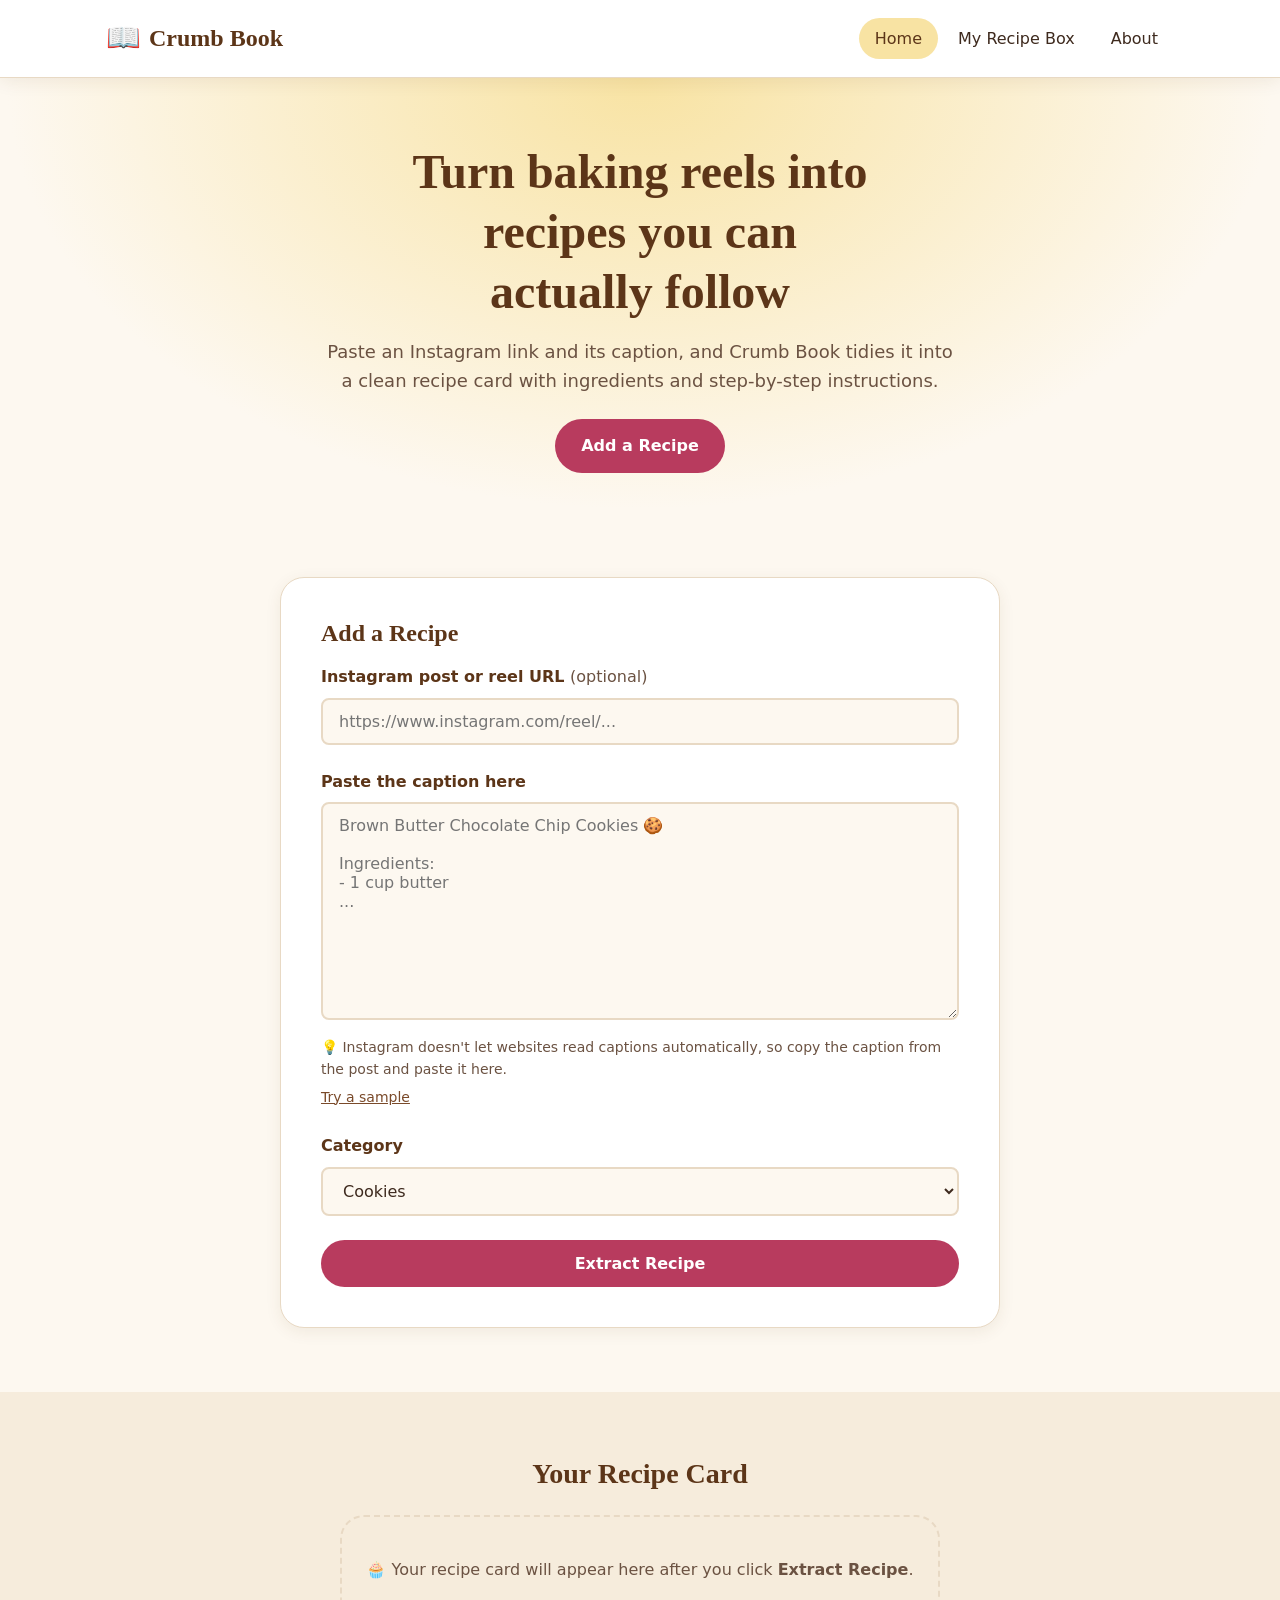
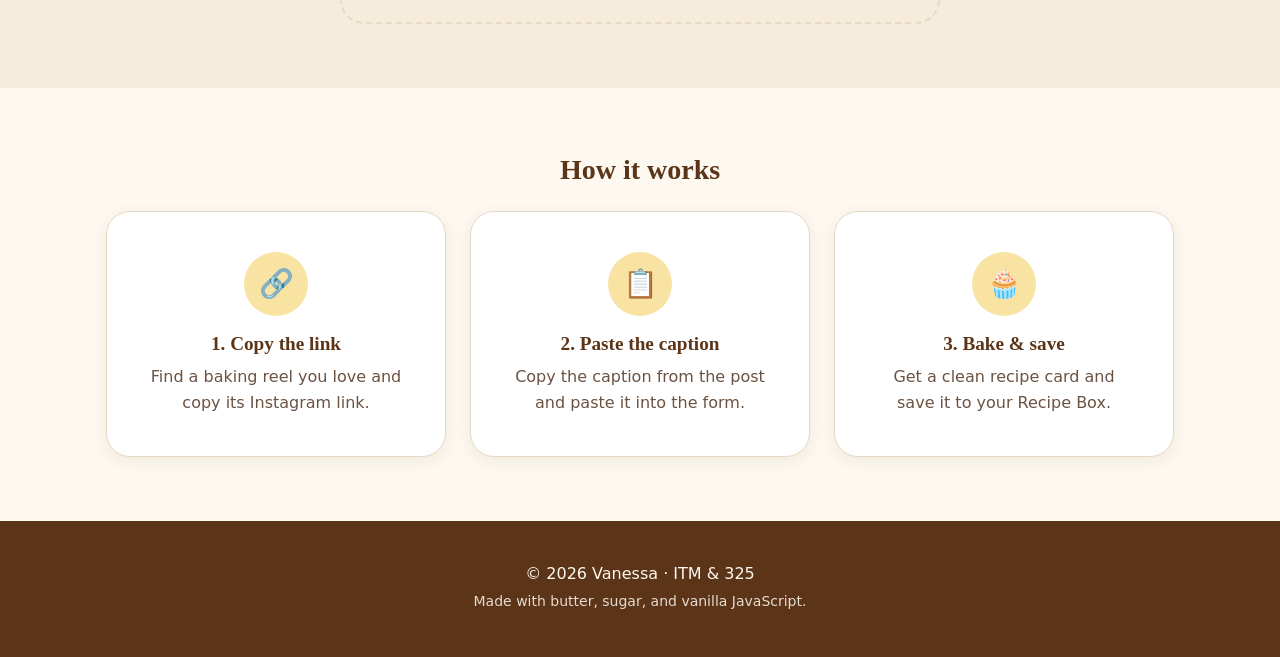
<file: baking-recipes/index.html>
<!DOCTYPE html>
<html lang="en">
<head>
  <meta charset="UTF-8">
  <meta name="viewport" content="width=device-width, initial-scale=1.0">
  <meta name="description" content="Turn Instagram baking reels into clean, easy-to-follow recipe cards.">
  <title>Crumb Book | Baking Reels to Recipes</title>
  <link rel="stylesheet" href="css/styles.css">
</head>
<body>

  <!-- Skip link: lets keyboard users jump past the nav straight to the content -->
  <a class="skip-link" href="#main">Skip to main content</a>

  <!-- ============ HEADER / NAV ============ -->
  <header class="site-header">
    <div class="container header-inner">
      <a class="logo" href="index.html">
        <span class="logo-icon" aria-hidden="true">📖</span>
        Crumb Book
      </a>

      <nav aria-label="Main navigation">
        <ul class="nav-links">
          <li><a href="index.html" aria-current="page">Home</a></li>
          <li><a href="recipes.html">My Recipe Box</a></li>
          <li><a href="about.html">About</a></li>
        </ul>
      </nav>
    </div>
  </header>

  <main id="main">

    <!-- ============ HERO ============ -->
    <section class="hero">
      <div class="container">
        <h1>Turn baking reels into recipes you can actually follow</h1>
        <p class="hero-text">
          Paste an Instagram link and its caption, and Crumb Book tidies it into a
          clean recipe card with ingredients and step-by-step instructions.
        </p>
        <a class="btn btn-primary" href="#add-recipe">Add a Recipe</a>
      </div>
    </section>

    <!-- ============ ADD A RECIPE FORM ============ -->
    <section class="section" id="add-recipe" aria-labelledby="add-recipe-heading">
      <div class="container">
        <div class="card form-card">
          <h2 id="add-recipe-heading">Add a Recipe</h2>

          <!-- novalidate: we show our own friendly error messages instead of the browser's pop-ups -->
          <form class="recipe-form" id="recipe-form" novalidate>

            <div class="form-group">
              <label for="post-url">Instagram post or reel URL <span class="optional">(optional)</span></label>
              <input type="url" id="post-url" name="post-url"
                     placeholder="https://www.instagram.com/reel/..."
                     aria-describedby="post-url-error">
              <!-- Error message, filled in by main.js when the link is invalid -->
              <p class="field-error" id="post-url-error" hidden></p>
            </div>

            <div class="form-group">
              <label for="caption">Paste the caption here</label>
              <textarea id="caption" name="caption" rows="10"
                        aria-describedby="caption-error caption-help"
                        placeholder="Brown Butter Chocolate Chip Cookies 🍪&#10;&#10;Ingredients:&#10;- 1 cup butter&#10;..."></textarea>
              <p class="field-error" id="caption-error" hidden></p>
              <p class="helper-text" id="caption-help">
                <span aria-hidden="true">💡</span>
                Instagram doesn't let websites read captions automatically, so copy the
                caption from the post and paste it here.
              </p>
              <!-- Developer helper: fills the caption box with a test caption -->
              <button type="button" class="link-button" id="try-sample">Try a sample</button>
            </div>

            <div class="form-group">
              <label for="category">Category</label>
              <!-- Options are added by main.js from RECIPE_CATEGORIES in storage.js -->
              <select id="category" name="category"></select>
            </div>

            <button type="submit" class="btn btn-primary btn-block">Extract Recipe</button>
          </form>
        </div>
      </div>
    </section>

    <!-- ============ RECIPE PREVIEW CARD ============ -->
    <!-- Everything inside the card is filled in by main.js after "Extract Recipe" -->
    <section class="section section-alt" id="preview" aria-labelledby="preview-heading">
      <div class="container">
        <!-- tabindex="-1" lets main.js move focus here after extracting -->
        <h2 id="preview-heading" class="section-title" tabindex="-1">Your Recipe Card</h2>

        <!-- Shown before any recipe has been extracted -->
        <p class="preview-empty" id="preview-empty">
          <span aria-hidden="true">🧁</span>
          Your recipe card will appear here after you click <strong>Extract Recipe</strong>.
        </p>

        <!-- Success / error messages after saving -->
        <div class="status-message" id="save-status" role="status" hidden></div>

        <article class="card recipe-card" id="recipe-card" hidden>

          <!-- Card top: title, tag, links, Instagram box -->
          <div class="recipe-header">
            <div class="recipe-meta">
              <span class="tag" id="recipe-category"></span>

              <label class="visually-hidden" for="recipe-title">Recipe title</label>
              <!-- A textarea (not an input) so long titles wrap on phones -->
              <textarea class="title-input" id="recipe-title" rows="1" maxlength="120"></textarea>
              <p class="recipe-source" id="recipe-source"></p>

              <div class="recipe-actions">
                <a class="btn btn-secondary" id="recipe-link" href="#" target="_blank" rel="noopener" hidden>
                  <span id="recipe-link-label">Full recipe</span> <span aria-hidden="true">→</span>
                </a>
                <!-- Only shown when no recipe was found (the embed area below is hidden then) -->
                <a class="btn btn-secondary" id="header-instagram-link" href="#" target="_blank" rel="noopener" hidden>
                  View on Instagram
                </a>
              </div>

              <!-- Shown when the caption says "link in bio" but has no actual link -->
              <p class="bio-note" id="bio-note" hidden>
                <span aria-hidden="true">🔗</span>
                The creator says the recipe is in their bio — open their profile to find it.
              </p>
            </div>
          </div>

          <!-- Shown instead of the recipe body when nothing was found -->
          <p class="not-found" id="not-found" hidden>
            <span aria-hidden="true">🔍</span>
            We couldn't find a recipe in this caption. Check the comments or the creator's link,
            then paste the recipe here.
          </p>

          <!-- Units / Servings dropdowns, built by renderRecipeTools() in render.js -->
          <div class="recipe-tools" id="recipe-tools"></div>

          <!-- Two columns on desktop, stacked on mobile.
               With an Instagram post: post | ingredients on desktop, post on top on phones. -->
          <div class="recipe-body" id="recipe-body">
            <!-- Instagram post (click to load), built by renderInstagramEmbed() in render.js -->
            <div class="ig-embed-area" id="post-area" hidden></div>

            <div class="recipe-column recipe-column--ingredients">
              <h4>Ingredients</h4>
              <p class="tag-hint">Wrong list? Click an ingredient's tag to move it.</p>
              <!-- Dry / Wet / Mix-in sub-sections are built by main.js -->
              <div id="ingredient-groups"></div>
            </div>

            <div class="recipe-column recipe-column--instructions">
              <h4>Instructions</h4>
              <!-- Shown when the recipe is scaled (not 1×) -->
              <p class="scale-notice" id="scale-notice" hidden></p>
              <ol class="instruction-list" id="instruction-list"></ol>
            </div>
          </div>

          <div class="notes-section" id="notes-section" hidden>
            <h4>Notes</h4>
            <ul class="notes-list" id="notes-list"></ul>
          </div>

          <div class="recipe-footer" id="recipe-footer">
            <!-- Inline "update instead?" question when the post is already saved -->
            <div class="confirm-box" id="duplicate-confirm" hidden>
              <p id="duplicate-message"></p>
              <div class="confirm-buttons">
                <button type="button" class="btn btn-primary" id="duplicate-yes">Yes, update it</button>
                <button type="button" class="btn btn-secondary" id="duplicate-no">No, keep the old one</button>
              </div>
            </div>

            <button type="button" class="btn btn-primary" id="save-button">
              <span aria-hidden="true">📥</span> Save to Recipe Box
            </button>
          </div>
        </article>
      </div>
    </section>

    <!-- ============ HOW IT WORKS ============ -->
    <section class="section" aria-labelledby="how-heading">
      <div class="container">
        <h2 id="how-heading" class="section-title">How it works</h2>

        <ol class="steps">
          <li class="step card">
            <span class="step-icon" aria-hidden="true">🔗</span>
            <h3>1. Copy the link</h3>
            <p>Find a baking reel you love and copy its Instagram link.</p>
          </li>
          <li class="step card">
            <span class="step-icon" aria-hidden="true">📋</span>
            <h3>2. Paste the caption</h3>
            <p>Copy the caption from the post and paste it into the form.</p>
          </li>
          <li class="step card">
            <span class="step-icon" aria-hidden="true">🧁</span>
            <h3>3. Bake &amp; save</h3>
            <p>Get a clean recipe card and save it to your Recipe Box.</p>
          </li>
        </ol>
      </div>
    </section>

  </main>

  <!-- ============ FOOTER ============ -->
  <footer class="site-footer">
    <div class="container">
      <!-- TODO: replace with your name and class -->
      <p>&copy; 2026 Vanessa &middot; ITM &amp; 325</p>
      <p class="footer-note">Made with butter, sugar, and vanilla JavaScript.</p>
    </div>
  </footer>

  <!-- These must load first, in this order, because main.js uses their functions -->
  <script src="js/storage.js"></script>
  <script src="js/convert.js"></script>
  <script src="js/render.js"></script>
  <script src="js/main.js"></script>
</body>
</html>
</file>
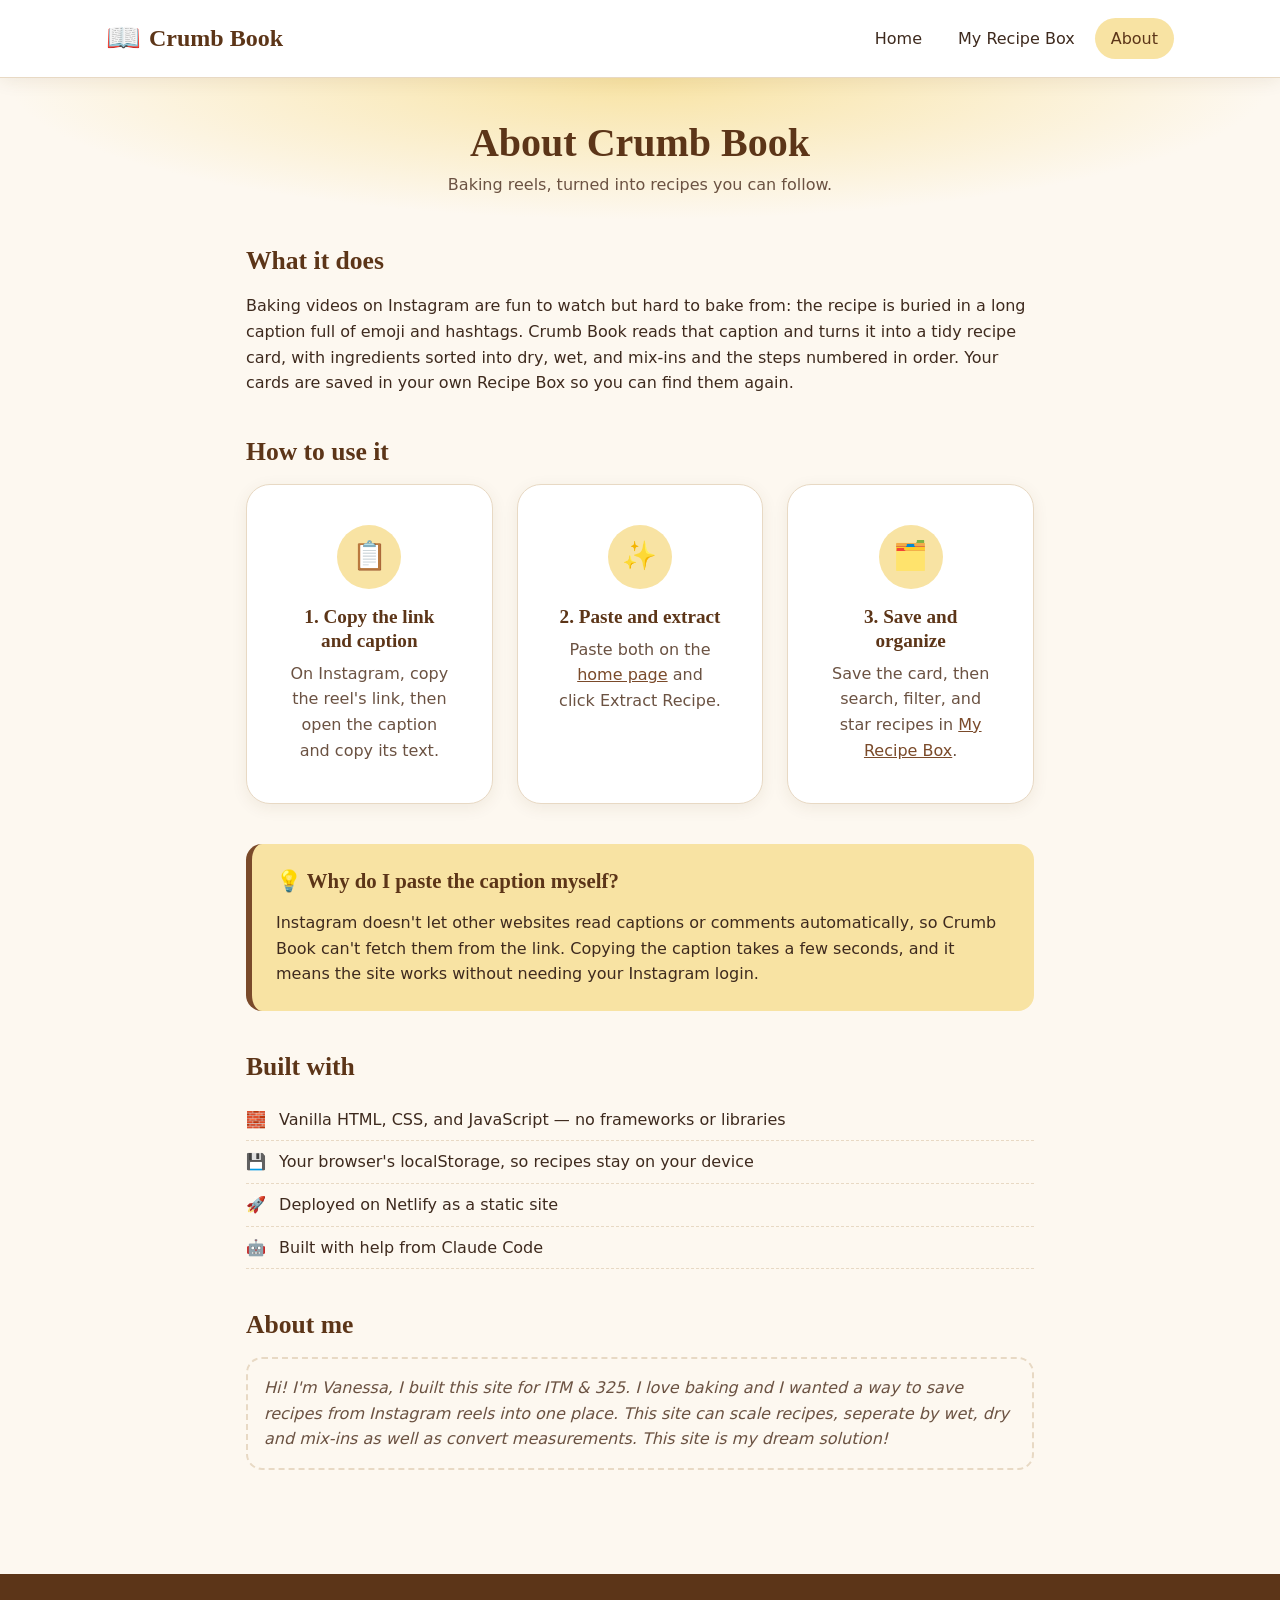
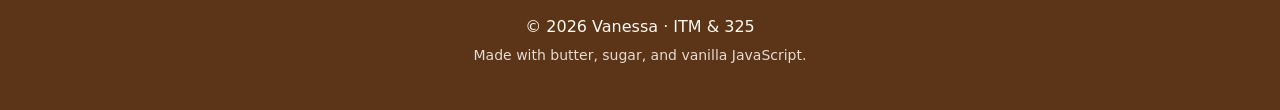
<file: baking-recipes/about.html>
<!DOCTYPE html>
<html lang="en">
<head>
  <meta charset="UTF-8">
  <meta name="viewport" content="width=device-width, initial-scale=1.0">
  <meta name="description" content="About Crumb Book: turn Instagram baking reels into clean recipe cards.">
  <title>About | Crumb Book</title>
  <link rel="stylesheet" href="css/styles.css">
</head>
<body>

  <a class="skip-link" href="#main">Skip to main content</a>

  <!-- ============ HEADER / NAV (same on every page) ============ -->
  <header class="site-header">
    <div class="container header-inner">
      <a class="logo" href="index.html">
        <span class="logo-icon" aria-hidden="true">📖</span>
        Crumb Book
      </a>

      <nav aria-label="Main navigation">
        <ul class="nav-links">
          <li><a href="index.html">Home</a></li>
          <li><a href="recipes.html">My Recipe Box</a></li>
          <li><a href="about.html" aria-current="page">About</a></li>
        </ul>
      </nav>
    </div>
  </header>

  <main id="main">

    <!-- ============ PAGE HEADER ============ -->
    <section class="page-header">
      <div class="container">
        <h1>About Crumb Book</h1>
        <p class="recipe-count">Baking reels, turned into recipes you can follow.</p>
      </div>
    </section>

    <div class="container about-content">

      <!-- ============ WHAT IT DOES ============ -->
      <section class="about-section" aria-labelledby="what-heading">
        <h2 id="what-heading">What it does</h2>
        <p>
          Baking videos on Instagram are fun to watch but hard to bake from: the recipe
          is buried in a long caption full of emoji and hashtags. Crumb Book reads that
          caption and turns it into a tidy recipe card, with ingredients sorted into dry,
          wet, and mix-ins and the steps numbered in order. Your cards are saved in your
          own Recipe Box so you can find them again.
        </p>
      </section>

      <!-- ============ HOW TO USE IT ============ -->
      <section class="about-section" aria-labelledby="how-heading">
        <h2 id="how-heading">How to use it</h2>
        <ol class="steps">
          <li class="step card">
            <span class="step-icon" aria-hidden="true">📋</span>
            <h3>1. Copy the link and caption</h3>
            <p>On Instagram, copy the reel's link, then open the caption and copy its text.</p>
          </li>
          <li class="step card">
            <span class="step-icon" aria-hidden="true">✨</span>
            <h3>2. Paste and extract</h3>
            <p>Paste both on the <a href="index.html">home page</a> and click Extract Recipe.</p>
          </li>
          <li class="step card">
            <span class="step-icon" aria-hidden="true">🗂️</span>
            <h3>3. Save and organize</h3>
            <p>Save the card, then search, filter, and star recipes in <a href="recipes.html">My Recipe Box</a>.</p>
          </li>
        </ol>
      </section>

      <!-- ============ WHY PASTE BY HAND ============ -->
      <section class="about-section callout" aria-labelledby="why-heading">
        <h2 id="why-heading"><span aria-hidden="true">💡</span> Why do I paste the caption myself?</h2>
        <p>
          Instagram doesn't let other websites read captions or comments automatically,
          so Crumb Book can't fetch them from the link. Copying the caption takes a few
          seconds, and it means the site works without needing your Instagram login.
        </p>
      </section>

      <!-- ============ BUILT WITH ============ -->
      <section class="about-section" aria-labelledby="built-heading">
        <h2 id="built-heading">Built with</h2>
        <ul class="built-with">
          <li><span aria-hidden="true">🧱</span> Vanilla HTML, CSS, and JavaScript — no frameworks or libraries</li>
          <li><span aria-hidden="true">💾</span> Your browser's localStorage, so recipes stay on your device</li>
          <li><span aria-hidden="true">🚀</span> Deployed on Netlify as a static site</li>
          <li><span aria-hidden="true">🤖</span> Built with help from Claude Code</li>
        </ul>
      </section>

      <!-- ============ ABOUT ME ============ -->
      <section class="about-section" aria-labelledby="me-heading">
        <h2 id="me-heading">About me</h2>
        <!-- TODO: replace this placeholder with your own introduction -->
        <p class="placeholder-text">
          Hi! I'm Vanessa, I built this site for ITM & 325. I love baking and I wanted a way to save recipes from Instagram reels into one place. This site can scale recipes, seperate by wet, dry and mix-ins as well as convert measurements. This site is my dream solution!
        </p>
      </section>

    </div>
  </main>

  <!-- ============ FOOTER ============ -->
  <footer class="site-footer">
    <div class="container">
      <!-- TODO: replace with your name and class -->
      <p>&copy; 2026 Vanessa &middot; ITM &amp; 325</p>
      <p class="footer-note">Made with butter, sugar, and vanilla JavaScript.</p>
    </div>
  </footer>

</body>
</html>
</file>
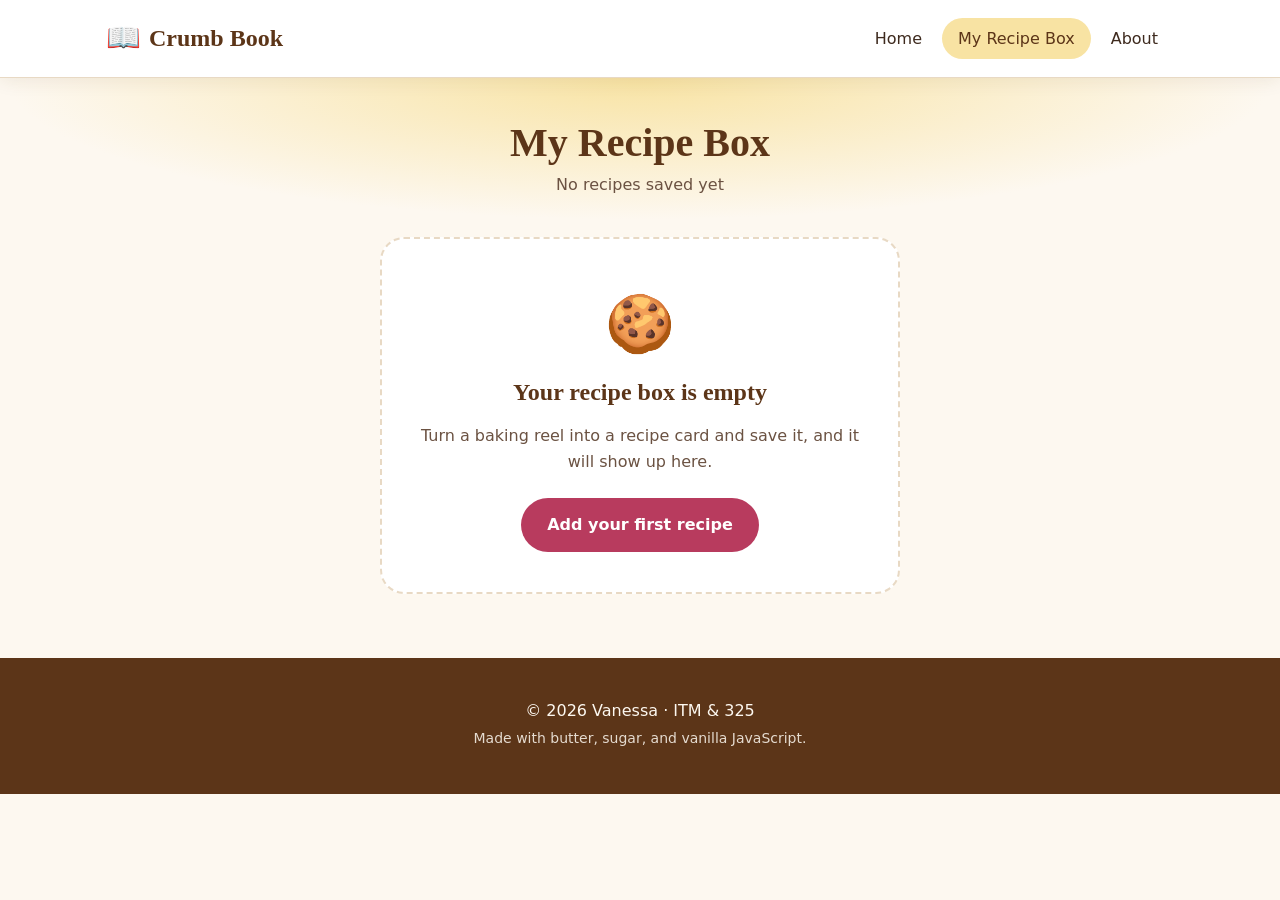
<file: baking-recipes/recipes.html>
<!DOCTYPE html>
<html lang="en">
<head>
  <meta charset="UTF-8">
  <meta name="viewport" content="width=device-width, initial-scale=1.0">
  <meta name="description" content="Your saved baking recipes from Instagram reels.">
  <title>My Recipe Box | Crumb Book</title>
  <link rel="stylesheet" href="css/styles.css">
</head>
<body>

  <a class="skip-link" href="#main">Skip to main content</a>

  <!-- ============ HEADER / NAV (same on every page) ============ -->
  <header class="site-header">
    <div class="container header-inner">
      <a class="logo" href="index.html">
        <span class="logo-icon" aria-hidden="true">📖</span>
        Crumb Book
      </a>

      <nav aria-label="Main navigation">
        <ul class="nav-links">
          <li><a href="index.html">Home</a></li>
          <li><a href="recipes.html" aria-current="page">My Recipe Box</a></li>
          <li><a href="about.html">About</a></li>
        </ul>
      </nav>
    </div>
  </header>

  <main id="main">

    <!-- ============ PAGE HEADER ============ -->
    <section class="page-header">
      <div class="container">
        <h1>My Recipe Box</h1>
        <!-- Filled in by recipes.js, e.g. "12 recipes saved" -->
        <p class="recipe-count" id="recipe-count" aria-live="polite"></p>
      </div>
    </section>

    <section class="section box-section" aria-label="Saved recipes">
      <div class="container">

        <!-- ============ TOOLBAR ============ -->
        <div class="toolbar" id="toolbar">
          <div class="toolbar-row">
            <div class="search-field">
              <label class="visually-hidden" for="search">Search recipes or ingredients</label>
              <span class="search-icon" aria-hidden="true">🔍</span>
              <input type="search" id="search" placeholder="Search recipes or ingredients…" autocomplete="off">
            </div>

            <!-- aria-pressed tells screen readers whether the toggle is on -->
            <button type="button" class="toggle-button" id="favorites-toggle" aria-pressed="false">
              <span aria-hidden="true">★</span> Favorites only
            </button>

            <div class="sort-field">
              <label for="sort">Sort</label>
              <select id="sort">
                <option value="newest">Newest first</option>
                <option value="oldest">Oldest first</option>
                <option value="az">A–Z</option>
              </select>
            </div>
          </div>

          <!-- Category chips are added by recipes.js from RECIPE_CATEGORIES -->
          <div class="chip-list" id="category-chips" role="group" aria-label="Filter by category"></div>
        </div>

        <!-- Short messages like "Couldn't save your favorite" -->
        <p class="box-message" id="box-message" role="status" hidden></p>

        <!-- ============ RECIPE GRID ============ -->
        <!-- Cards are built by recipes.js -->
        <div class="recipe-grid" id="recipe-grid"></div>

        <!-- ============ NO MATCHES (filters hide everything) ============ -->
        <div class="no-results" id="no-results" hidden>
          <span class="empty-icon" aria-hidden="true">🔍</span>
          <p>No recipes match your search.</p>
          <button type="button" class="btn btn-secondary" id="clear-filters">Clear filters</button>
        </div>

        <!-- ============ EMPTY STATE ============ -->
        <div class="empty-state" id="empty-state" hidden>
          <span class="empty-icon" aria-hidden="true">🍪</span>
          <h2>Your recipe box is empty</h2>
          <p>Turn a baking reel into a recipe card and save it, and it will show up here.</p>
          <a class="btn btn-primary" href="index.html">Add your first recipe</a>
        </div>

      </div>
    </section>

  </main>

  <!-- ============ RECIPE DETAIL VIEW ============ -->
  <!-- Native <dialog>: showModal() dims the page, traps keyboard focus inside,
       and closes on Esc for free. recipes.js fills in #dialog-content. -->
  <dialog class="recipe-dialog" id="recipe-dialog" aria-labelledby="dialog-title">
    <button type="button" class="dialog-close" id="dialog-close" aria-label="Close recipe">✕</button>
    <div class="dialog-content" id="dialog-content"></div>
  </dialog>

  <!-- ============ FOOTER ============ -->
  <footer class="site-footer">
    <div class="container">
      <!-- TODO: replace with your name and class -->
      <p>&copy; 2026 Vanessa &middot; ITM &amp; 325</p>
      <p class="footer-note">Made with butter, sugar, and vanilla JavaScript.</p>
    </div>
  </footer>

  <!-- These must load first, in this order, because recipes.js uses their functions -->
  <script src="js/storage.js"></script>
  <script src="js/convert.js"></script>
  <script src="js/render.js"></script>
  <script src="js/recipes.js"></script>
</body>
</html>
</file>
<file: baking-recipes/css/styles.css>
/* ==========================================================================
   Crumb Book — Main Stylesheet
   --------------------------------------------------------------------------
   Table of contents
   1. Theme variables (colors, fonts, spacing)
   2. Base / reset
   3. Layout helpers
   4. Buttons
   5. Header & navigation
   6. Hero
   7. Cards & sections
   8. Add a Recipe form
   9. Recipe preview card
   10. How it works
   11. Footer
   12. Recipe Box page
   13. Recipe detail view (dialog) and edit mode
   14. About page
   15. Units & Servings controls
   16. Instagram post embed
   17. Responsive (tablet & desktop)
   ========================================================================== */


/* ==========================================================================
   1. Theme variables
   Change these to re-theme the whole site.
   ========================================================================== */
:root {
  /* Colors */
  --color-bg: #fdf8f0;           /* cream page background */
  --color-surface: #ffffff;      /* card background */
  --color-surface-alt: #f6ecdc;  /* warm beige for alternating sections */
  --color-text: #3e2a1e;         /* dark chocolate brown — main text */
  --color-text-muted: #6b5242;   /* softer brown for secondary text */
  --color-brown: #7a4a2a;        /* cinnamon brown — headings, links */
  --color-brown-dark: #5c3518;   /* darker brown for hover states */
  --color-accent: #b83b5e;       /* strawberry pink — main buttons */
  --color-accent-dark: #962c4a;  /* darker pink for hover */
  --color-accent-soft: #fbe3e9;  /* light pink for tags */
  --color-butter: #f8e3a3;       /* butter yellow highlights */
  --color-border: #e8d9c4;       /* subtle warm border */
  --color-white: #ffffff;

  /* Ingredient types: light background + darker border/text for each */
  --color-dry-bg: #f8eed6;       /* light wheat */
  --color-dry-border: #dcc187;
  --color-dry-text: #6a4b12;
  --color-wet-bg: #e6f0f7;       /* light blue */
  --color-wet-border: #a9c7dd;
  --color-wet-text: #1f4a6b;
  --color-mixin-bg: #f1e4dc;     /* light cocoa */
  --color-mixin-border: #c9a58f;
  --color-mixin-text: #5e3523;

  /* Messages */
  --color-error: #a3242f;
  --color-success-bg: #e5f2e3;
  --color-success-text: #285a22;
  --color-error-bg: #fbe6e7;

  /* Fonts (system fonts only — nothing to download) */
  --font-body: system-ui, -apple-system, "Segoe UI", Roboto, "Helvetica Neue", Arial, sans-serif;
  --font-heading: Georgia, "Times New Roman", serif;

  /* Spacing scale */
  --space-xs: 0.25rem;
  --space-sm: 0.5rem;
  --space-md: 1rem;
  --space-lg: 1.5rem;
  --space-xl: 2.5rem;
  --space-2xl: 4rem;

  /* Shapes & shadows */
  --radius-sm: 8px;
  --radius-md: 16px;
  --radius-lg: 24px;
  --radius-pill: 999px;
  --shadow-soft: 0 4px 16px rgba(94, 58, 30, 0.08);
  --shadow-lift: 0 8px 24px rgba(94, 58, 30, 0.14);

  /* Layout */
  --max-width: 1100px;

  /* Instagram embed size (adjust here if posts look cut off or have extra space) */
  --ig-embed-max-width: 540px;
  --ig-embed-height-post: 650px;
  --ig-embed-height-reel: 750px;
}


/* ==========================================================================
   2. Base / reset
   ========================================================================== */
*,
*::before,
*::after {
  box-sizing: border-box;
}

body {
  margin: 0;
  font-family: var(--font-body);
  font-size: 1rem;
  line-height: 1.6;
  color: var(--color-text);
  background-color: var(--color-bg);
}

h1, h2, h3, h4 {
  font-family: var(--font-heading);
  color: var(--color-brown-dark);
  line-height: 1.25;
  margin: 0 0 var(--space-md);
}

p {
  margin: 0 0 var(--space-md);
}

a {
  color: var(--color-brown);
}

img {
  max-width: 100%;
  display: block;
}

/* The "hidden" attribute must always win, even over classes that set
   display (like .btn or .recipe-body). JavaScript relies on this. */
[hidden] {
  display: none !important;
}

/* Keeps headings from hiding under the sticky header when scrolled to */
section,
h2 {
  scroll-margin-top: 90px;
}

/* Hidden on screen but still read by screen readers */
.visually-hidden {
  position: absolute;
  width: 1px;
  height: 1px;
  padding: 0;
  margin: -1px;
  overflow: hidden;
  clip: rect(0, 0, 0, 0);
  white-space: nowrap;
  border: 0;
}

/* Visible focus outline for keyboard users */
:focus-visible {
  outline: 3px solid var(--color-accent);
  outline-offset: 3px;
}

/* Hidden until focused with the keyboard */
.skip-link {
  position: absolute;
  left: var(--space-md);
  top: -100px;
  padding: var(--space-sm) var(--space-md);
  background: var(--color-brown-dark);
  color: var(--color-white);
  border-radius: var(--radius-sm);
  z-index: 100;
}

.skip-link:focus {
  top: var(--space-md);
}


/* ==========================================================================
   3. Layout helpers
   ========================================================================== */
.container {
  width: 100%;
  max-width: var(--max-width);
  margin: 0 auto;
  padding: 0 var(--space-md);
}

.section {
  padding: var(--space-xl) 0;
}

/* Alternating warm background for visual rhythm */
.section-alt {
  background-color: var(--color-surface-alt);
}

.section-title {
  text-align: center;
  font-size: 1.75rem;
  margin-bottom: var(--space-lg);
}


/* ==========================================================================
   4. Buttons
   ========================================================================== */
.btn {
  display: inline-flex;
  align-items: center;
  justify-content: center;
  gap: var(--space-sm);
  padding: 0.75rem 1.5rem;
  font-family: inherit;
  font-size: 1rem;
  font-weight: 600;
  text-decoration: none;
  border: 2px solid transparent;
  border-radius: var(--radius-pill);
  cursor: pointer;
  transition: background-color 0.2s ease, transform 0.2s ease, box-shadow 0.2s ease;
}

.btn:hover {
  transform: translateY(-1px);
  box-shadow: var(--shadow-soft);
}

/* Main call-to-action: strawberry pink */
.btn-primary {
  background-color: var(--color-accent);
  color: var(--color-white);
}

.btn-primary:hover {
  background-color: var(--color-accent-dark);
}

/* Secondary: outlined brown */
.btn-secondary {
  background-color: transparent;
  color: var(--color-brown-dark);
  border-color: var(--color-brown);
}

.btn-secondary:hover {
  background-color: var(--color-butter);
}

/* Full-width button */
.btn-block {
  width: 100%;
}


/* ==========================================================================
   5. Header & navigation
   ========================================================================== */
.site-header {
  background-color: var(--color-surface);
  border-bottom: 1px solid var(--color-border);
  box-shadow: var(--shadow-soft);
  position: sticky;
  top: 0;
  z-index: 10;
}

.header-inner {
  display: flex;
  flex-wrap: wrap;
  align-items: center;
  justify-content: space-between;
  gap: var(--space-sm);
  padding-top: var(--space-md);
  padding-bottom: var(--space-md);
}

.logo {
  display: flex;
  align-items: center;
  gap: var(--space-sm);
  font-family: var(--font-heading);
  font-size: 1.5rem;
  font-weight: 700;
  color: var(--color-brown-dark);
  text-decoration: none;
}

.logo-icon {
  font-size: 1.75rem;
}

.nav-links {
  display: flex;
  flex-wrap: wrap;
  gap: var(--space-xs);
  list-style: none;
  margin: 0;
  padding: 0;
}

.nav-links a {
  display: block;
  padding: var(--space-sm) var(--space-md);
  border-radius: var(--radius-pill);
  color: var(--color-text);
  font-weight: 500;
  text-decoration: none;
  transition: background-color 0.2s ease;
}

.nav-links a:hover {
  background-color: var(--color-surface-alt);
}

/* Highlights the page you're currently on */
.nav-links a[aria-current="page"] {
  background-color: var(--color-butter);
  color: var(--color-brown-dark);
}


/* ==========================================================================
   6. Hero
   ========================================================================== */
.hero {
  text-align: center;
  padding: var(--space-2xl) 0 var(--space-xl);
  /* Soft butter-to-cream glow behind the headline */
  background: radial-gradient(ellipse at top, var(--color-butter) 0%, var(--color-bg) 70%);
}

.hero h1 {
  font-size: 2rem;
  max-width: 20ch;
  margin: 0 auto var(--space-md);
}

.hero-text {
  font-size: 1.125rem;
  color: var(--color-text-muted);
  max-width: 55ch;
  margin: 0 auto var(--space-lg);
}


/* ==========================================================================
   7. Cards (shared look for form, recipe, and steps)
   ========================================================================== */
.card {
  background-color: var(--color-surface);
  border: 1px solid var(--color-border);
  border-radius: var(--radius-lg);
  box-shadow: var(--shadow-soft);
  padding: var(--space-lg);
}


/* ==========================================================================
   8. Add a Recipe form
   ========================================================================== */
.form-card {
  max-width: 720px;
  margin: 0 auto;
}

.form-group {
  margin-bottom: var(--space-lg);
}

.form-group label {
  display: block;
  font-weight: 600;
  margin-bottom: var(--space-sm);
  color: var(--color-brown-dark);
}

/* Shared styling for all text fields and the dropdown */
.form-group input,
.form-group textarea,
.form-group select {
  width: 100%;
  padding: 0.75rem var(--space-md);
  font-family: inherit;
  font-size: 1rem;
  color: var(--color-text);
  background-color: var(--color-bg);
  border: 2px solid var(--color-border);
  border-radius: var(--radius-sm);
  transition: border-color 0.2s ease, background-color 0.2s ease;
}

.form-group input:focus,
.form-group textarea:focus,
.form-group select:focus {
  border-color: var(--color-brown);
  background-color: var(--color-surface);
  outline: none;
}

.form-group textarea {
  resize: vertical;
  min-height: 200px;
}

.helper-text {
  font-size: 0.875rem;
  color: var(--color-text-muted);
  margin: var(--space-sm) 0 0;
}

.optional {
  font-weight: 400;
  color: var(--color-text-muted);
}

/* Inline error under a field */
.field-error {
  font-size: 0.9rem;
  font-weight: 600;
  color: var(--color-error);
  margin: var(--space-sm) 0 0;
}

.field-error::before {
  content: "⚠ ";
}

.form-group [aria-invalid="true"] {
  border-color: var(--color-error);
}

/* Small text-style button ("Try a sample") */
.link-button {
  margin-top: var(--space-sm);
  padding: 0;
  font-family: inherit;
  font-size: 0.875rem;
  color: var(--color-brown);
  background: none;
  border: none;
  text-decoration: underline;
  cursor: pointer;
}

.link-button:hover {
  color: var(--color-accent-dark);
}


/* ==========================================================================
   9. Recipe preview card
   ========================================================================== */
.recipe-card {
  max-width: 960px;
  margin: 0 auto;
  padding: 0;            /* inner sections handle their own padding */
  overflow: hidden;      /* keeps the rounded corners clean */
}

/* --- Top area: title, tag, link, and post placeholder --- */
.recipe-header {
  display: flex;
  flex-direction: column;
  gap: var(--space-lg);
  padding: var(--space-lg);
  border-bottom: 1px dashed var(--color-border);
}

.tag {
  display: inline-block;
  padding: var(--space-xs) var(--space-md);
  margin-bottom: var(--space-sm);
  font-size: 0.8rem;
  font-weight: 700;
  letter-spacing: 0.05em;
  text-transform: uppercase;
  color: var(--color-accent-dark);
  background-color: var(--color-accent-soft);
  border-radius: var(--radius-pill);
}

.recipe-title {
  font-size: 1.75rem;
  margin-bottom: var(--space-xs);
}

/* Editable title: looks like a heading, shows a border when hovered/focused */
.title-input {
  display: block;
  width: 100%;
  margin-bottom: var(--space-xs);
  padding: var(--space-xs) var(--space-sm);
  margin-left: calc(-1 * var(--space-sm));
  font-family: var(--font-heading);
  font-size: 1.75rem;
  font-weight: 700;
  line-height: 1.25;
  color: var(--color-brown-dark);
  background: transparent;
  border: 2px dashed transparent;
  border-radius: var(--radius-sm);
  resize: none;        /* main.js grows it to fit the title instead */
  overflow: hidden;
}

.title-input:hover {
  border-color: var(--color-border);
}

.title-input:focus {
  border-color: var(--color-brown);
  background-color: var(--color-bg);
  outline: none;
}

.recipe-source {
  color: var(--color-text-muted);
  font-size: 0.9rem;
}

.recipe-actions {
  display: flex;
  flex-wrap: wrap;
  gap: var(--space-sm);
}

/* "Recipe is in their bio" note */
.bio-note {
  margin: var(--space-md) 0 0;
  padding: var(--space-sm) var(--space-md);
  font-size: 0.9rem;
  background-color: var(--color-butter);
  border-radius: var(--radius-sm);
}

/* "We couldn't find a recipe" message */
.not-found {
  margin: 0;
  padding: var(--space-xl) var(--space-lg);
  text-align: center;
  color: var(--color-text-muted);
}

/* Message shown before anything is extracted */
.preview-empty {
  max-width: 600px;
  margin: 0 auto;
  padding: var(--space-xl) var(--space-lg);
  text-align: center;
  color: var(--color-text-muted);
  border: 2px dashed var(--color-border);
  border-radius: var(--radius-lg);
}

/* Save success / error banner */
.status-message {
  max-width: 600px;
  margin: 0 auto var(--space-lg);
  padding: var(--space-md) var(--space-lg);
  text-align: center;
  font-weight: 600;
  border-radius: var(--radius-md);
}

.status-message--success {
  background-color: var(--color-success-bg);
  color: var(--color-success-text);
}

.status-message--success a {
  color: var(--color-success-text);
}

.status-message--error {
  background-color: var(--color-error-bg);
  color: var(--color-error);
}

/* --- Body: ingredients + instructions --- */
.recipe-body {
  display: grid;
  grid-template-columns: 1fr;   /* single column on phones */
  gap: var(--space-xl);
  padding: var(--space-lg);
}

.recipe-column h4 {
  font-size: 1.25rem;
  padding-bottom: var(--space-sm);
  border-bottom: 3px solid var(--color-butter);
}

.ingredient-list,
.instruction-list {
  margin: 0;
  padding-left: 1.25rem;
}

.ingredient-list li,
.instruction-list li {
  margin-bottom: var(--space-sm);
}

/* Pink bullets and step numbers */
.ingredient-list li::marker,
.instruction-list li::marker {
  color: var(--color-accent);
  font-weight: 700;
}

.tag-hint {
  font-size: 0.85rem;
  color: var(--color-text-muted);
}

/* --- Ingredient groups and Dry / Wet / Mix-in boxes --- */
.ingredient-group + .ingredient-group {
  margin-top: var(--space-lg);
}

/* Creator groups like "For the frosting" */
.ingredient-group-title {
  font-family: var(--font-body);
  font-size: 1.05rem;
  font-weight: 700;
  margin-bottom: var(--space-sm);
}

.kind-section {
  padding: var(--space-md);
  margin-bottom: var(--space-md);
  border: 1px solid;
  border-radius: var(--radius-md);
}

.kind-section--dry   { background-color: var(--color-dry-bg);   border-color: var(--color-dry-border); }
.kind-section--wet   { background-color: var(--color-wet-bg);   border-color: var(--color-wet-border); }
.kind-section--mixin { background-color: var(--color-mixin-bg); border-color: var(--color-mixin-border); }

.kind-heading {
  font-family: var(--font-body);
  font-size: 0.95rem;
  font-weight: 700;
  margin: 0 0 var(--space-sm);
}

.kind-section--dry .kind-heading   { color: var(--color-dry-text); }
.kind-section--wet .kind-heading   { color: var(--color-wet-text); }
.kind-section--mixin .kind-heading { color: var(--color-mixin-text); }

.kind-list {
  margin: 0;
  padding-left: 1.25rem;
}

.kind-list li {
  margin-bottom: var(--space-xs);
}

/* Small clickable "Dry / Wet / Mix-in" tag next to each ingredient */
.kind-tag {
  display: inline-block;
  padding: 0 var(--space-sm);
  font-family: inherit;
  font-size: 0.7rem;
  font-weight: 700;
  line-height: 1.6;
  text-transform: uppercase;
  letter-spacing: 0.04em;
  background-color: var(--color-white);
  border: 1px solid;
  border-radius: var(--radius-pill);
  cursor: pointer;
  vertical-align: middle;
}

.kind-tag:hover {
  transform: scale(1.05);
}

.kind-tag--dry   { color: var(--color-dry-text);   border-color: var(--color-dry-border); }
.kind-tag--wet   { color: var(--color-wet-text);   border-color: var(--color-wet-border); }
.kind-tag--mixin { color: var(--color-mixin-text); border-color: var(--color-mixin-border); }

/* "?" on ingredients we had to guess */
.guess-mark {
  margin-left: 2px;
  color: var(--color-accent-dark);
}

/* --- Notes --- */
.notes-section {
  padding: 0 var(--space-lg) var(--space-lg);
  font-size: 0.9rem;
  color: var(--color-text-muted);
}

.notes-section h4 {
  font-size: 1rem;
  margin-bottom: var(--space-sm);
}

.notes-list {
  margin: 0;
  padding-left: 1.25rem;
}

/* --- Bottom: save button --- */
.recipe-footer {
  display: flex;
  justify-content: flex-end;
  padding: var(--space-lg);
  background-color: var(--color-bg);
  border-top: 1px solid var(--color-border);
}

/* Inline "update instead?" question */
.confirm-box {
  width: 100%;
  text-align: right;
}

.confirm-buttons {
  display: flex;
  flex-wrap: wrap;
  justify-content: flex-end;
  gap: var(--space-sm);
}


/* ==========================================================================
   10. How it works
   ========================================================================== */
.steps {
  display: grid;
  grid-template-columns: 1fr;
  gap: var(--space-lg);
  list-style: none;
  margin: 0;
  padding: 0;
}

.step {
  text-align: center;
}

/* Round "cookie" badge behind each emoji icon */
.step-icon {
  display: inline-flex;
  align-items: center;
  justify-content: center;
  width: 64px;
  height: 64px;
  margin-bottom: var(--space-md);
  font-size: 1.75rem;
  background-color: var(--color-butter);
  border-radius: 50%;
}

.step h3 {
  font-size: 1.2rem;
  margin-bottom: var(--space-sm);
}

.step p {
  color: var(--color-text-muted);
  margin: 0;
}


/* ==========================================================================
   11. Footer
   ========================================================================== */
.site-footer {
  background-color: var(--color-brown-dark);
  color: var(--color-bg);
  text-align: center;
  padding: var(--space-xl) 0;
}

.site-footer p {
  margin-bottom: var(--space-xs);
}

.footer-note {
  font-size: 0.875rem;
  opacity: 0.85;
}


/* ==========================================================================
   12. Recipe Box page (recipes.html)
   ========================================================================== */

/* Smaller version of the hero for inner pages */
.page-header {
  text-align: center;
  padding: var(--space-xl) 0 var(--space-lg);
  background: radial-gradient(ellipse at top, var(--color-butter) 0%, var(--color-bg) 70%);
}

.page-header h1 {
  font-size: 2rem;
  margin-bottom: var(--space-xs);
}

.recipe-count {
  margin: 0;
  color: var(--color-text-muted);
}

/* Two classes so this beats the desktop .section padding further down */
.section.box-section {
  padding-top: var(--space-md);
}

/* --- Toolbar --- */
.toolbar {
  display: flex;
  flex-direction: column;
  gap: var(--space-md);
  margin-bottom: var(--space-xl);
}

.toolbar-row {
  display: flex;
  flex-wrap: wrap;
  align-items: center;
  gap: var(--space-sm);
}

.search-field {
  position: relative;
  flex: 1 1 100%;   /* full width on phones */
}

.search-icon {
  position: absolute;
  left: var(--space-md);
  top: 50%;
  transform: translateY(-50%);
  pointer-events: none;   /* clicks go through to the input */
}

/* Shared look for the search box and the sort dropdown */
.search-field input,
.sort-field select {
  font-family: inherit;
  font-size: 1rem;
  color: var(--color-text);
  background-color: var(--color-surface);
  border: 2px solid var(--color-border);
  border-radius: var(--radius-pill);
}

.search-field input {
  width: 100%;
  padding: 0.7rem var(--space-md) 0.7rem 2.6rem;   /* room for the 🔍 */
}

.search-field input:focus,
.sort-field select:focus {
  border-color: var(--color-brown);
  outline: none;
}

.sort-field {
  display: flex;
  align-items: center;
  gap: var(--space-sm);
  margin-left: auto;   /* pushes the sort to the right */
}

.sort-field label {
  font-weight: 600;
  color: var(--color-brown-dark);
}

.sort-field select {
  padding: 0.55rem var(--space-md);
}

/* Pill buttons: category chips and the "Favorites only" toggle */
.chip-list {
  display: flex;
  flex-wrap: wrap;
  gap: var(--space-sm);
}

.chip,
.toggle-button {
  padding: 0.45rem var(--space-md);
  font-family: inherit;
  font-size: 0.9rem;
  font-weight: 600;
  color: var(--color-brown-dark);
  background-color: var(--color-surface);
  border: 2px solid var(--color-border);
  border-radius: var(--radius-pill);
  cursor: pointer;
  transition: background-color 0.2s ease, border-color 0.2s ease;
}

.chip:hover,
.toggle-button:hover {
  border-color: var(--color-brown);
}

/* "On" state, driven by aria-pressed so the look always matches what screen readers hear */
.chip[aria-pressed="true"] {
  color: var(--color-white);
  background-color: var(--color-brown-dark);
  border-color: var(--color-brown-dark);
}

.toggle-button[aria-pressed="true"] {
  color: var(--color-brown-dark);
  background-color: var(--color-butter);
  border-color: var(--color-brown);
}

/* --- Recipe grid --- */
.recipe-grid {
  display: grid;
  grid-template-columns: 1fr;   /* 1 column on phones */
  gap: var(--space-lg);
}

.recipe-tile {
  position: relative;   /* the title button's ::after fills this box */
  display: flex;
  flex-direction: column;
  gap: var(--space-sm);
  padding: var(--space-lg);
  transition: transform 0.2s ease, box-shadow 0.2s ease;
}

.recipe-tile:hover {
  transform: translateY(-3px);
  box-shadow: var(--shadow-lift);
}

/* Show the focus ring around the whole card when the title button is focused */
.recipe-tile:has(.tile-open:focus-visible) {
  outline: 3px solid var(--color-accent);
  outline-offset: 3px;
}

.tile-top {
  display: flex;
  align-items: center;
  justify-content: space-between;
}

.tile-top .tag {
  margin-bottom: 0;
}

.tile-title {
  font-size: 1.3rem;
  margin: 0;
}

/* The title is a button but looks like a heading */
.tile-open {
  padding: 0;
  font: inherit;
  color: inherit;
  text-align: left;
  background: none;
  border: none;
  cursor: pointer;
}

.tile-open:focus-visible {
  outline: none;   /* the whole card gets the focus ring instead */
}

/* Invisible layer over the whole card: clicking anywhere opens the recipe */
.tile-open::after {
  content: "";
  position: absolute;
  inset: 0;
  border-radius: var(--radius-lg);
}

.tile-summary {
  margin: 0;
  color: var(--color-text-muted);
  font-size: 0.95rem;
}

/* Small gap between the summary and the date */
.tile-summary + .tile-date {
  margin-top: calc(-1 * var(--space-xs));
}

/* Links row, pushed to the bottom so cards in a row line up */
.tile-links {
  display: flex;
  flex-wrap: wrap;
  gap: var(--space-md);
  margin-top: auto;
  padding-top: var(--space-sm);
  border-top: 1px dashed var(--color-border);
}

/* The star and links sit above the click layer, so they don't open the recipe */
.fav-button,
.tile-link {
  position: relative;
  z-index: 1;
}

.tile-link {
  font-size: 0.875rem;
  font-weight: 600;
  color: var(--color-brown);
  text-decoration: none;
}

.tile-link:hover {
  text-decoration: underline;
}

.tile-date {
  margin: 0;
  font-size: 0.85rem;
  color: var(--color-text-muted);
}

.fav-button {
  width: 40px;
  height: 40px;
  font-size: 1.5rem;
  line-height: 1;
  color: var(--color-accent);
  background: none;
  border: none;
  border-radius: 50%;
  cursor: pointer;
  transition: background-color 0.2s ease, transform 0.2s ease;
}

.fav-button:hover {
  background-color: var(--color-accent-soft);
  transform: scale(1.1);
}

/* --- Empty state --- */
.empty-state {
  max-width: 520px;
  margin: 0 auto;
  padding: var(--space-xl) var(--space-lg);
  text-align: center;
  background-color: var(--color-surface);
  border: 2px dashed var(--color-border);
  border-radius: var(--radius-lg);
}

.empty-icon {
  display: block;
  font-size: 3.5rem;
  margin-bottom: var(--space-sm);
}

.empty-state p {
  color: var(--color-text-muted);
  margin-bottom: var(--space-lg);
}

/* --- "No recipes match your search" --- */
.no-results {
  padding: var(--space-xl) var(--space-lg);
  text-align: center;
}

.no-results p {
  font-size: 1.1rem;
  color: var(--color-text-muted);
}

/* --- Short messages above the grid ("Recipe deleted.") --- */
.box-message {
  max-width: 600px;
  margin: 0 auto var(--space-lg);
  padding: var(--space-sm) var(--space-lg);
  text-align: center;
  font-weight: 600;
  color: var(--color-success-text);
  background-color: var(--color-success-bg);
  border-radius: var(--radius-pill);
}

.box-message--error {
  color: var(--color-error);
  background-color: var(--color-error-bg);
}


/* ==========================================================================
   13. Recipe detail view (dialog) and edit mode
   ========================================================================== */

/* Stop the page behind from scrolling while the dialog is open */
body:has(dialog[open]) {
  overflow: hidden;
}

.recipe-dialog {
  width: min(960px, calc(100% - 1.5rem));
  max-width: none;
  max-height: calc(100dvh - 1.5rem);
  padding: 0;              /* the content box fills the dialog, so clicks */
  border: none;            /* on the dialog itself = clicks on the background */
  border-radius: var(--radius-lg);
  color: var(--color-text);
  background-color: var(--color-surface);
  box-shadow: var(--shadow-lift);
  overflow: hidden;
}

/* Flex column so only the content scrolls; the ✕ stays put */
.recipe-dialog[open] {
  display: flex;
  flex-direction: column;
}

/* The dark layer behind the dialog */
.recipe-dialog::backdrop {
  background-color: rgba(62, 42, 30, 0.6);
}

.dialog-content {
  flex: 1;
  min-height: 0;
  overflow-y: auto;
}

.dialog-close {
  position: absolute;
  top: var(--space-md);
  right: var(--space-md);
  z-index: 2;
  width: 44px;
  height: 44px;
  font-size: 1.1rem;
  color: var(--color-brown-dark);
  background-color: var(--color-surface);
  border: 2px solid var(--color-border);
  border-radius: 50%;
  cursor: pointer;
}

.dialog-close:hover {
  background-color: var(--color-surface-alt);
}

/* Leave room on the right for the ✕ button */
.dialog-header {
  padding-right: 4rem;
}

.dialog-top {
  display: flex;
  align-items: center;
  gap: var(--space-sm);
}

.dialog-top .tag {
  margin-bottom: 0;
}

.manage-actions {
  margin-top: var(--space-sm);
}

/* "Changes saved." at the top of the dialog */
.dialog-status {
  margin: var(--space-md) var(--space-lg) 0;
  margin-right: 4rem;
  padding: var(--space-xs) var(--space-md);
  font-size: 0.9rem;
  font-weight: 600;
  color: var(--color-success-text);
  background-color: var(--color-success-bg);
  border-radius: var(--radius-pill);
}

/* Same look as the "Ingredients" / "Instructions" headings on the home page */
.column-heading {
  font-size: 1.25rem;
  padding-bottom: var(--space-sm);
  border-bottom: 3px solid var(--color-butter);
}

.notes-section h3 {
  font-size: 1rem;
  margin-bottom: var(--space-sm);
}

.muted-text {
  color: var(--color-text-muted);
}

/* In reading mode the Dry/Wet/Mix-in tags are labels, not buttons */
span.kind-tag {
  cursor: default;
}

span.kind-tag:hover {
  transform: none;
}

/* "Original caption" — <details> opens and closes by itself */
.caption-details {
  margin: 0 var(--space-lg) var(--space-lg);
  padding: var(--space-sm) var(--space-md);
  background-color: var(--color-bg);
  border: 1px solid var(--color-border);
  border-radius: var(--radius-md);
}

.caption-details summary {
  font-weight: 600;
  color: var(--color-brown-dark);
  cursor: pointer;
}

.original-caption {
  max-height: 300px;
  overflow-y: auto;
  margin: var(--space-sm) 0 0;
  font-size: 0.9rem;
  white-space: pre-wrap;   /* keep the caption's line breaks */
  overflow-wrap: anywhere; /* long links can't push the box wider */
}

/* --- Smaller buttons and delete buttons --- */
.btn-small {
  padding: 0.45rem 1rem;
  font-size: 0.9rem;
}

.btn-danger {
  color: var(--color-white);
  background-color: var(--color-error);
}

.btn-danger:hover {
  background-color: #7f1b25;
}

.btn-danger-outline {
  color: var(--color-error);
  background-color: transparent;
  border-color: var(--color-error);
}

.btn-danger-outline:hover {
  background-color: var(--color-error-bg);
}

/* Inline "Delete this recipe?" question */
.delete-confirm {
  margin: 0 var(--space-lg) var(--space-lg);
  padding: var(--space-md);
  text-align: left;
  width: auto;
  background-color: var(--color-error-bg);
  border-radius: var(--radius-md);
}

.delete-confirm p {
  font-weight: 600;
  color: var(--color-error);
}

.delete-confirm .confirm-buttons {
  justify-content: flex-start;
}

/* --- Edit mode --- */
.edit-form {
  padding: var(--space-lg);
}

.edit-heading {
  font-size: 1.5rem;
  padding-right: 3.5rem;   /* room for the ✕ */
}

.edit-section {
  margin-bottom: var(--space-xl);
}

.edit-list {
  display: flex;
  flex-direction: column;
  gap: var(--space-sm);
  margin: 0 0 var(--space-md);
  padding: 0;
  list-style: none;
}

/* Instructions keep their numbers */
.edit-list--ol {
  padding-left: 1.5rem;
  list-style: decimal;
}

.edit-list--ol li::marker {
  color: var(--color-accent);
  font-weight: 700;
}

.edit-row {
  display: flex;
  align-items: center;
  gap: var(--space-sm);
}

.edit-input {
  flex: 1;
  min-width: 0;   /* lets the field shrink on small screens */
  padding: 0.5rem 0.75rem;
  font-family: inherit;
  font-size: 1rem;
  color: var(--color-text);
  background-color: var(--color-bg);
  border: 2px solid var(--color-border);
  border-radius: var(--radius-sm);
}

textarea.edit-input {
  resize: vertical;
}

.edit-input:focus {
  border-color: var(--color-brown);
  background-color: var(--color-surface);
  outline: none;
}

.edit-row .kind-tag {
  flex-shrink: 0;
}

.row-delete {
  flex-shrink: 0;
  width: 36px;
  height: 36px;
  font-size: 0.95rem;
  color: var(--color-text-muted);
  background: none;
  border: none;
  border-radius: 50%;
  cursor: pointer;
}

.row-delete:hover {
  color: var(--color-error);
  background-color: var(--color-error-bg);
}

/* "For the frosting" above its rows */
.edit-group-label {
  margin-top: var(--space-sm);
  font-weight: 700;
  color: var(--color-brown-dark);
}

.edit-error {
  font-weight: 600;
  color: var(--color-error);
}

.edit-footer {
  display: flex;
  flex-wrap: wrap;
  justify-content: flex-end;
  gap: var(--space-sm);
  padding-top: var(--space-lg);
  border-top: 1px solid var(--color-border);
}


/* ==========================================================================
   14. About page (about.html)
   ========================================================================== */
.about-content {
  max-width: 820px;
  padding-top: var(--space-lg);
  padding-bottom: var(--space-2xl);
}

.about-section {
  margin-bottom: var(--space-xl);
}

.about-section h2 {
  font-size: 1.6rem;
}

/* Highlighted box for the "Why paste?" note */
.callout {
  padding: var(--space-lg);
  background-color: var(--color-butter);
  border-left: 6px solid var(--color-brown);
  border-radius: var(--radius-md);
}

.callout h2 {
  font-size: 1.3rem;
}

.callout p {
  margin: 0;
}

.built-with {
  margin: 0;
  padding: 0;
  list-style: none;
}

.built-with li {
  padding: var(--space-sm) 0;
  border-bottom: 1px dashed var(--color-border);
}

.built-with span {
  margin-right: var(--space-sm);
}

.placeholder-text {
  padding: var(--space-md);
  color: var(--color-text-muted);
  font-style: italic;
  border: 2px dashed var(--color-border);
  border-radius: var(--radius-md);
}


/* ==========================================================================
   15. Units & Servings controls (both pages)
   ========================================================================== */

/* Toolbar between the recipe header and the ingredients/instructions.
   Phones: stacked. Tablet and up: side by side (see Responsive). */
.recipe-tools {
  display: flex;
  flex-direction: column;
  gap: var(--space-sm) var(--space-lg);
  margin: var(--space-lg) var(--space-lg) 0;
  padding: var(--space-md);
  background-color: var(--color-bg);
  border: 1px solid var(--color-border);
  border-radius: var(--radius-md);
}

.tool-field {
  display: flex;
  align-items: center;
  flex-wrap: wrap;
  gap: var(--space-sm);
}

.tool-field label {
  min-width: 4.5rem;
  font-weight: 600;
  color: var(--color-brown-dark);
}

.tool-field select,
.custom-scale input {
  padding: 0.4rem var(--space-md);
  font-family: inherit;
  font-size: 1rem;
  color: var(--color-text);
  background-color: var(--color-surface);
  border: 2px solid var(--color-border);
  border-radius: var(--radius-pill);
}

.tool-field select:focus,
.custom-scale input:focus {
  border-color: var(--color-brown);
  outline: none;
}

/* The Custom… number box, with "×" after it */
.custom-scale {
  display: inline-flex;
  align-items: center;
  gap: var(--space-xs);
  min-width: 0;
  font-weight: 600;
}

.custom-scale input {
  width: 5.5rem;
}

.custom-scale input[aria-invalid="true"] {
  border-color: var(--color-error);
}

/* "Makes 48 cookies" / "2× recipe" */
.yield-text {
  margin: 0;
  font-weight: 600;
  color: var(--color-accent-dark);
}

.tool-error {
  flex-basis: 100%;
  margin: 0;
  font-size: 0.875rem;
  font-weight: 600;
  color: var(--color-error);
}

/* Small muted tag on lines converted by volume because we don't know the weight */
.approx-tag {
  display: inline-block;
  padding: 0 var(--space-sm);
  font-size: 0.75rem;
  color: var(--color-text-muted);
  background-color: var(--color-surface);
  border: 1px dashed var(--color-text-muted);
  border-radius: var(--radius-pill);
  vertical-align: middle;
}

/* "(beat 2 eggs, use ¾ of it)" */
.ingredient-note {
  font-size: 0.875rem;
  font-style: italic;
  color: var(--color-text-muted);
}

/* "Scaled recipe: pan size and bake time may need to change." */
.scale-notice {
  padding: var(--space-sm) var(--space-md);
  font-size: 0.9rem;
  background-color: var(--color-butter);
  border-left: 4px solid var(--color-brown);
  border-radius: var(--radius-sm);
}

.scale-notice::before {
  content: "⚖️ ";
}


/* ==========================================================================
   16. Instagram post embed
   ========================================================================== */

/* With a post, the body names its areas so the post can sit beside the
   ingredients on desktop (see Responsive). On phones: post first. */
.recipe-body--with-post {
  grid-template-areas:
    "post"
    "ingredients"
    "instructions";
}

.recipe-body--with-post .ig-embed-area             { grid-area: post; }
.recipe-body--with-post .recipe-column--ingredients  { grid-area: ingredients; }
.recipe-body--with-post .recipe-column--instructions { grid-area: instructions; }

.ig-embed-area {
  display: flex;
  flex-direction: column;
  align-items: center;
  gap: var(--space-sm);
  width: 100%;
  max-width: var(--ig-embed-max-width);
  margin: 0 auto;
  align-self: start;
}

/* Click-to-load box (nothing loads from Instagram until the button is clicked) */
.ig-placeholder {
  display: flex;
  flex-direction: column;
  align-items: center;
  justify-content: center;
  gap: var(--space-sm);
  width: 100%;
  min-height: 260px;
  padding: var(--space-lg);
  text-align: center;
  background-color: var(--color-surface-alt);
  border: 2px dashed var(--color-border);
  border-radius: var(--radius-md);
}

.ig-placeholder-icon {
  font-size: 2.5rem;
}

.ig-note {
  margin: 0;
  font-size: 0.85rem;
  text-align: center;
  color: var(--color-text-muted);
}

/* The Instagram post itself */
.ig-frame {
  display: block;
  width: 100%;
  height: var(--ig-embed-height-post);
  background-color: var(--color-surface);
  border: 1px solid var(--color-border);
  border-radius: var(--radius-md);
}

.ig-frame--reel {
  height: var(--ig-embed-height-reel);
}


/* ==========================================================================
   17. Responsive
   Mobile-first: everything above is the phone layout.
   These rules add columns as the screen gets wider.
   ========================================================================== */

/* Tablet and up */
@media (min-width: 640px) {
  .hero h1 {
    font-size: 2.5rem;
  }

  .card {
    padding: var(--space-xl);
  }

  .recipe-card {
    padding: 0;
  }

  .recipe-header,
  .recipe-body,
  .recipe-footer {
    padding: var(--space-xl);
  }

  .notes-section {
    padding: 0 var(--space-xl) var(--space-xl);
  }

  /* Units and Servings side by side */
  .recipe-tools {
    flex-direction: row;
    flex-wrap: wrap;
    align-items: center;
    margin: var(--space-lg) var(--space-xl) 0;
  }

  .tool-field label {
    min-width: 0;
  }

  .steps {
    grid-template-columns: repeat(3, 1fr);
  }

  /* Recipe Box: 2 cards per row */
  .recipe-grid {
    grid-template-columns: repeat(2, 1fr);
  }

  .page-header h1 {
    font-size: 2.5rem;
  }
}

/* Desktop and up */
@media (min-width: 900px) {
  .section {
    padding: var(--space-2xl) 0;
  }

  .hero h1 {
    font-size: 3rem;
  }

  .recipe-header {
    flex-direction: row;
    justify-content: space-between;
    align-items: flex-start;
  }

  /* Two columns: ingredients | instructions */
  .recipe-body {
    grid-template-columns: 1fr 1.4fr;
  }

  /* With an Instagram post: post on the left, ingredients beside it,
     instructions under the ingredients. "auto 1fr" keeps the ingredients
     row from stretching to the post's full height. */
  .recipe-body--with-post {
    grid-template-columns: minmax(326px, 400px) 1fr;
    grid-template-rows: auto 1fr;
    grid-template-areas:
      "post ingredients"
      "post instructions";
  }

  /* Recipe Box: 3 cards per row, search box shares the row with the toggle and sort */
  .recipe-grid {
    grid-template-columns: repeat(3, 1fr);
  }

  .search-field {
    flex: 1 1 320px;
  }
}
</file>
